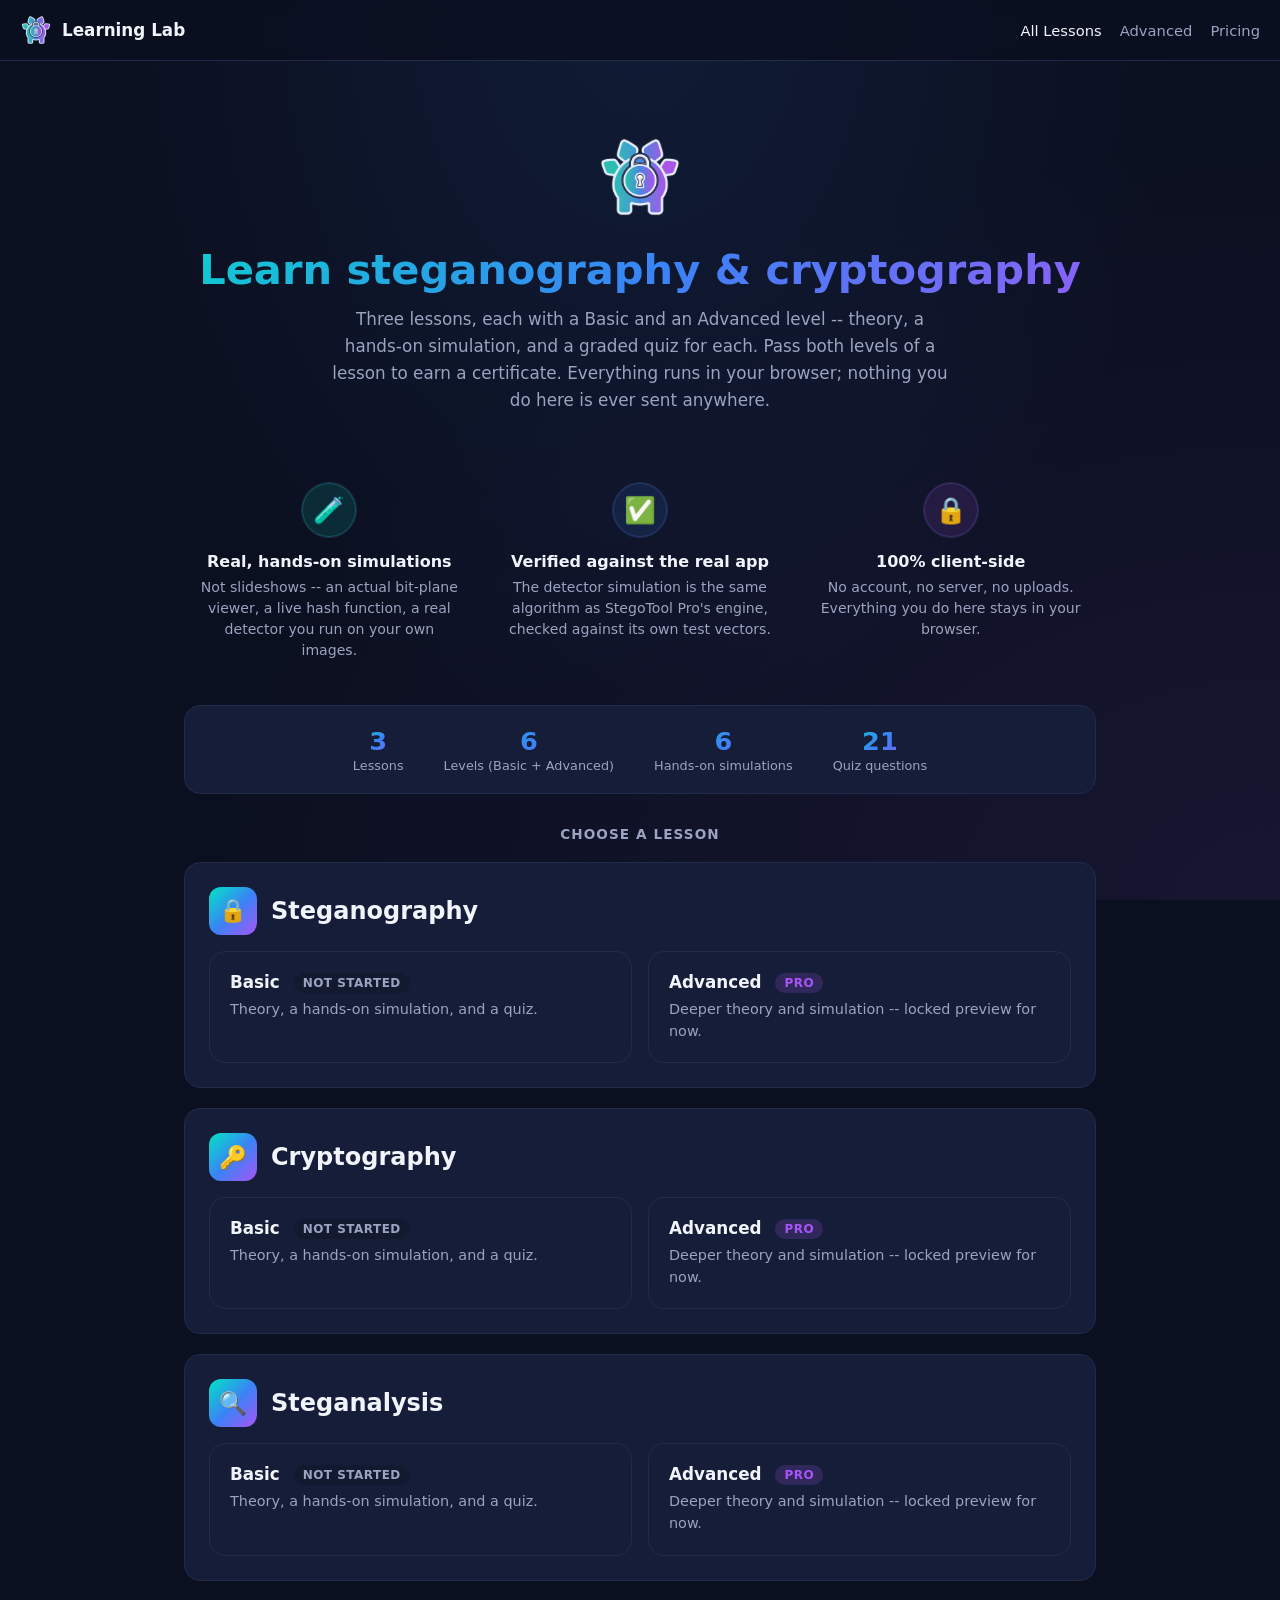
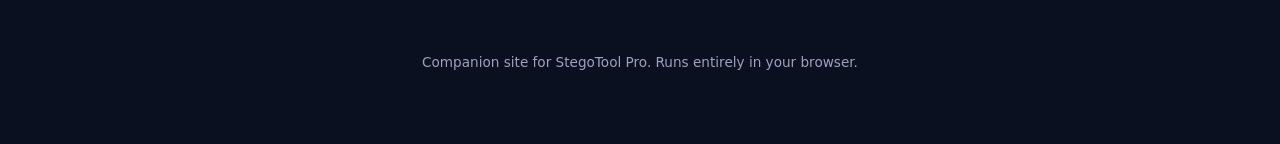
<file: index.html>
<!DOCTYPE html>
<html lang="en">
<head>
<meta charset="UTF-8">
<meta name="viewport" content="width=device-width, initial-scale=1.0">
<meta http-equiv="Cache-Control" content="no-cache, no-store, must-revalidate">
<title>StegoTool Pro Learning Lab</title>
<link rel="stylesheet" href="styles.css?v=3">
</head>
<body>

<nav class="site-nav">
  <a href="index.html" class="brand"><img src="assets/logo.png" alt=""> Learning Lab</a>
  <ul class="nav-links">
    <li><a href="index.html" class="active">All Lessons</a></li>
    <li><a href="advanced.html">Advanced</a></li>
    <li><a href="pricing.html">Pricing</a></li>
  </ul>
</nav>

<section class="hero">
  <img class="logo" src="assets/logo.png" alt="StegoTool Pro">
  <h1>Learn steganography &amp; cryptography</h1>
  <p>
    Three lessons, each with a Basic and an Advanced level -- theory, a hands-on
    simulation, and a graded quiz for each. Pass both levels of a lesson to earn a
    certificate. Everything runs in your browser; nothing you do here is ever sent
    anywhere.
  </p>
</section>

<div class="container">
  <div class="feature-row">
    <div class="feature-item">
      <div class="feature-icon tone-teal">🧪</div>
      <h3>Real, hands-on simulations</h3>
      <p>Not slideshows -- an actual bit-plane viewer, a live hash function, a real detector you run on your own images.</p>
    </div>
    <div class="feature-item">
      <div class="feature-icon tone-blue">✅</div>
      <h3>Verified against the real app</h3>
      <p>The detector simulation is the same algorithm as StegoTool Pro's engine, checked against its own test vectors.</p>
    </div>
    <div class="feature-item">
      <div class="feature-icon tone-purple">🔒</div>
      <h3>100% client-side</h3>
      <p>No account, no server, no uploads. Everything you do here stays in your browser.</p>
    </div>
  </div>

  <div id="stats-bar" class="stats-bar"></div>

  <p class="section-heading">Choose a lesson</p>
  <div id="lessons-list"></div>
</div>

<footer>
  <p>Companion site for StegoTool Pro. Runs entirely in your browser.</p>
</footer>

<script src="js/lessons-data.js?v=2"></script>
<script src="js/progress.js?v=2"></script>
<script>
  const listEl = document.getElementById("lessons-list");

  // Real numbers computed from the actual content -- not fabricated stats.
  (function renderStats() {
    const lessonIds = Object.keys(LESSONS);
    let totalQuestions = 0, totalSimulations = 0;
    lessonIds.forEach((id) => {
      totalQuestions += LESSONS[id].basic.quiz.length + LESSONS[id].advanced.quiz.length;
      totalSimulations += 2; // one per level
    });
    const stats = [
      [lessonIds.length, "Lessons"],
      [lessonIds.length * 2, "Levels (Basic + Advanced)"],
      [totalSimulations, "Hands-on simulations"],
      [totalQuestions, "Quiz questions"]
    ];
    document.getElementById("stats-bar").innerHTML = stats.map(([value, label]) => `
      <div><div class="stat-value">${value}</div><div class="stat-label">${label}</div></div>
    `).join("");
  })();

  function levelStatusBadge(lessonId, level) {
    const result = getLevelResult(lessonId, level);
    if (!result) return `<span class="badge" style="background: var(--bg-elevated); color: var(--text-muted);">Not started</span>`;
    if (result.passed) return `<span class="badge badge-free">Passed (${Math.round(result.percent * 100)}%)</span>`;
    return `<span class="badge" style="background: rgba(251,191,36,0.15); color: var(--warning);">Attempted (${Math.round(result.percent * 100)}%)</span>`;
  }

  Object.entries(LESSONS).forEach(([id, lesson]) => {
    const complete = isLessonComplete(id);
    const card = document.createElement("div");
    card.className = "card";
    card.innerHTML = `
      <div style="display:flex; align-items:center; gap: 14px; margin-bottom: 16px;">
        <div class="lesson-icon-badge">${lesson.icon}</div>
        <h2 style="margin: 0;">${lesson.title}</h2>
        ${complete ? `<span class="badge badge-free">🎓 Certified</span>` : ""}
      </div>
      <div class="card-grid grid-2">
        <a class="tile" href="lesson.html?lesson=${id}&level=basic">
          <h3>Basic ${levelStatusBadge(id, "basic")}</h3>
          <p>Theory, a hands-on simulation, and a quiz.</p>
        </a>
        <a class="tile" href="lesson.html?lesson=${id}&level=advanced">
          <h3>Advanced <span class="badge badge-pro">Pro</span></h3>
          <p>Deeper theory and simulation -- locked preview for now.</p>
        </a>
      </div>
      ${complete ? `<p style="margin-top:12px;"><a class="btn btn-outline" href="certificate.html?lesson=${id}">🎓 View your certificate</a></p>` : ""}
    `;
    listEl.appendChild(card);
  });
</script>
</body>
</html>
</file>
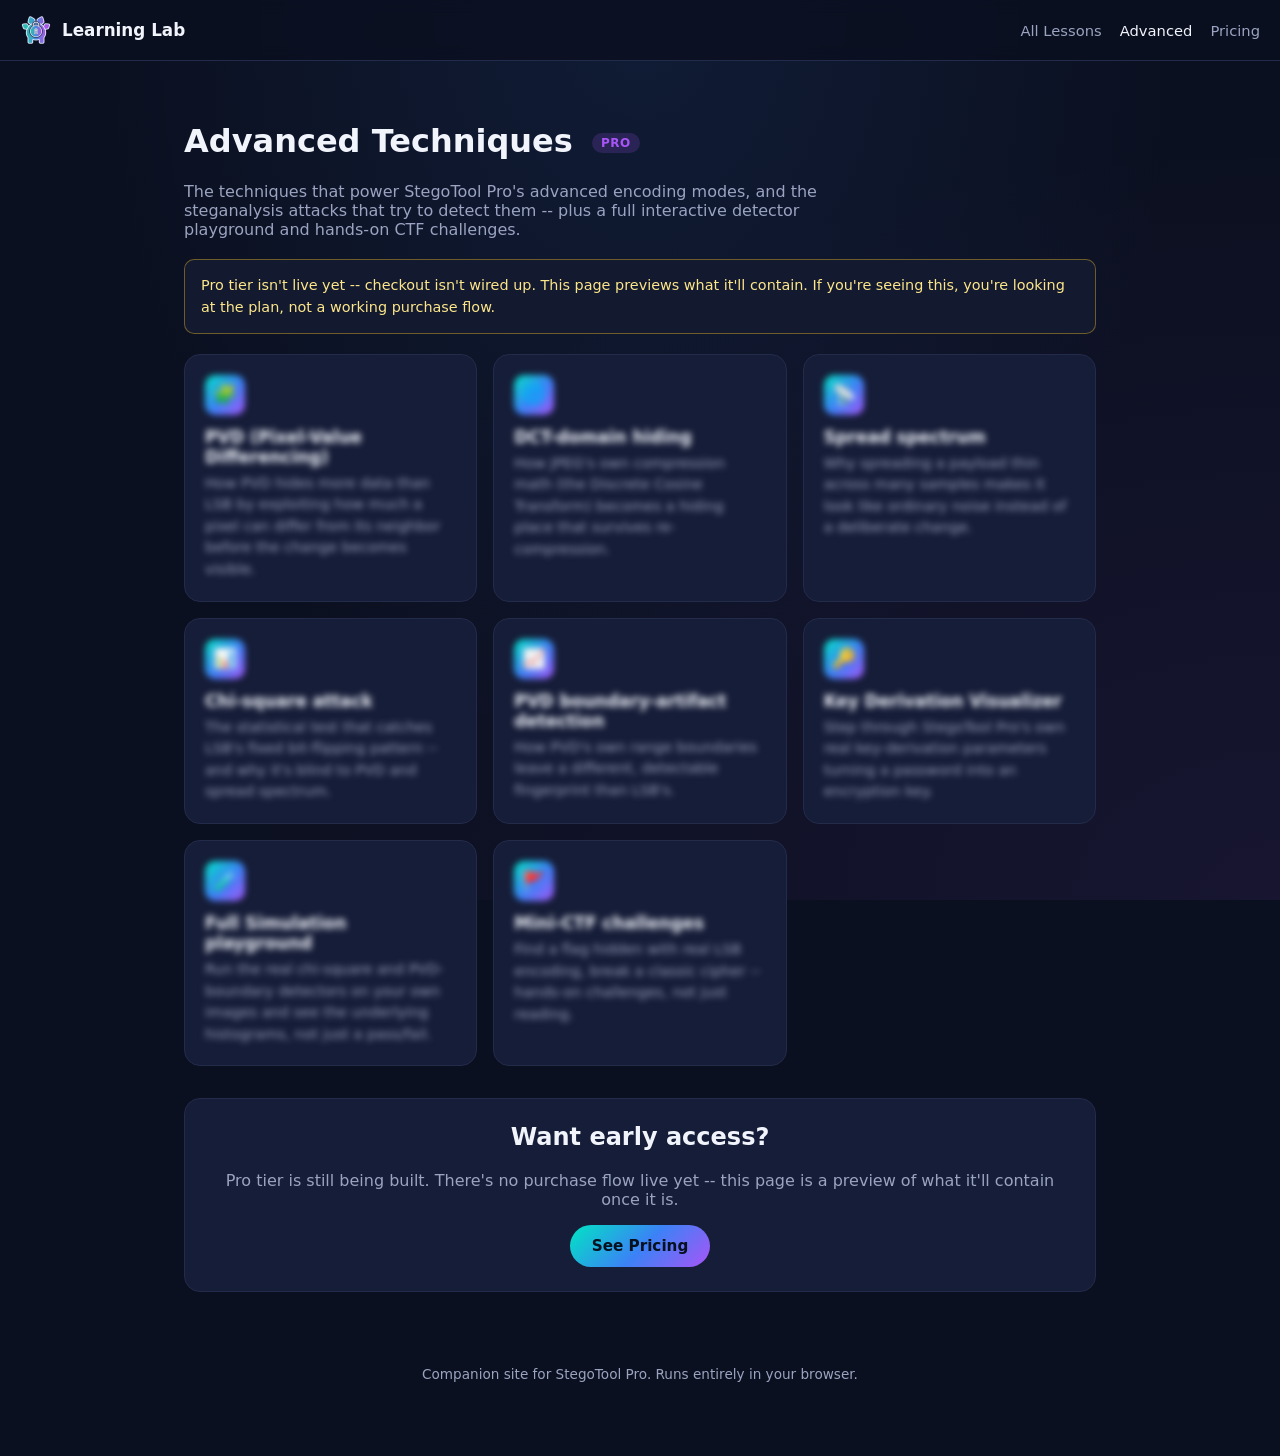
<file: advanced.html>
<!DOCTYPE html>
<html lang="en">
<head>
<meta charset="UTF-8">
<meta name="viewport" content="width=device-width, initial-scale=1.0">
<meta http-equiv="Cache-Control" content="no-cache, no-store, must-revalidate">
<title>Advanced — StegoTool Pro Learning Lab</title>
<link rel="stylesheet" href="styles.css?v=3">
</head>
<body>

<nav class="site-nav">
  <a href="index.html" class="brand"><img src="assets/logo.png" alt=""> Learning Lab</a>
  <ul class="nav-links">
    <li><a href="index.html">All Lessons</a></li>
    <li><a href="advanced.html" class="active">Advanced</a></li>
    <li><a href="pricing.html">Pricing</a></li>
  </ul>
</nav>

<div class="container" style="padding-top: 40px;">
  <h1>Advanced Techniques <span class="badge badge-pro">Pro</span></h1>
  <p style="color: var(--text-muted); max-width: 640px;">
    The techniques that power StegoTool Pro's advanced encoding modes, and the
    steganalysis attacks that try to detect them -- plus a full interactive detector
    playground and hands-on CTF challenges.
  </p>

  <div class="note note-warning" style="margin: 20px 0;">
    Pro tier isn't live yet -- checkout isn't wired up. This page previews what it'll
    contain. If you're seeing this, you're looking at the plan, not a working purchase
    flow.
  </div>

  <div class="card-grid">
    <div class="tile lock-overlay-wrap">
      <div class="locked">
        <div class="icon">🧩</div>
        <h3>PVD (Pixel-Value Differencing)</h3>
        <p>How PVD hides more data than LSB by exploiting how much a pixel can differ
          from its neighbor before the change becomes visible.</p>
      </div>
    </div>

    <div class="tile lock-overlay-wrap">
      <div class="locked">
        <div class="icon">🌐</div>
        <h3>DCT-domain hiding</h3>
        <p>How JPEG's own compression math (the Discrete Cosine Transform) becomes a
          hiding place that survives re-compression.</p>
      </div>
    </div>

    <div class="tile lock-overlay-wrap">
      <div class="locked">
        <div class="icon">📡</div>
        <h3>Spread spectrum</h3>
        <p>Why spreading a payload thin across many samples makes it look like ordinary
          noise instead of a deliberate change.</p>
      </div>
    </div>

    <div class="tile lock-overlay-wrap">
      <div class="locked">
        <div class="icon">📊</div>
        <h3>Chi-square attack</h3>
        <p>The statistical test that catches LSB's fixed bit-flipping pattern -- and
          why it's blind to PVD and spread spectrum.</p>
      </div>
    </div>

    <div class="tile lock-overlay-wrap">
      <div class="locked">
        <div class="icon">📈</div>
        <h3>PVD boundary-artifact detection</h3>
        <p>How PVD's own range boundaries leave a different, detectable fingerprint
          than LSB's.</p>
      </div>
    </div>

    <div class="tile lock-overlay-wrap">
      <div class="locked">
        <div class="icon">🔑</div>
        <h3>Key Derivation Visualizer</h3>
        <p>Step through StegoTool Pro's own real key-derivation parameters turning a
          password into an encryption key.</p>
      </div>
    </div>

    <div class="tile lock-overlay-wrap">
      <div class="locked">
        <div class="icon">🧪</div>
        <h3>Full Simulation playground</h3>
        <p>Run the real chi-square and PVD-boundary detectors on your own images and
          see the underlying histograms, not just a pass/fail.</p>
      </div>
    </div>

    <div class="tile lock-overlay-wrap">
      <div class="locked">
        <div class="icon">🚩</div>
        <h3>Mini-CTF challenges</h3>
        <p>Find a flag hidden with real LSB encoding, break a classic cipher -- hands-on
          challenges, not just reading.</p>
      </div>
    </div>
  </div>

  <div class="card" style="margin-top: 32px; text-align: center;">
    <h2>Want early access?</h2>
    <p style="color: var(--text-muted);">
      Pro tier is still being built. There's no purchase flow live yet -- this page is a
      preview of what it'll contain once it is.
    </p>
    <a class="btn btn-primary" href="pricing.html">See Pricing</a>
  </div>

</div>

<footer>
  <p>Companion site for StegoTool Pro. Runs entirely in your browser.</p>
</footer>

</body>
</html>
</file>
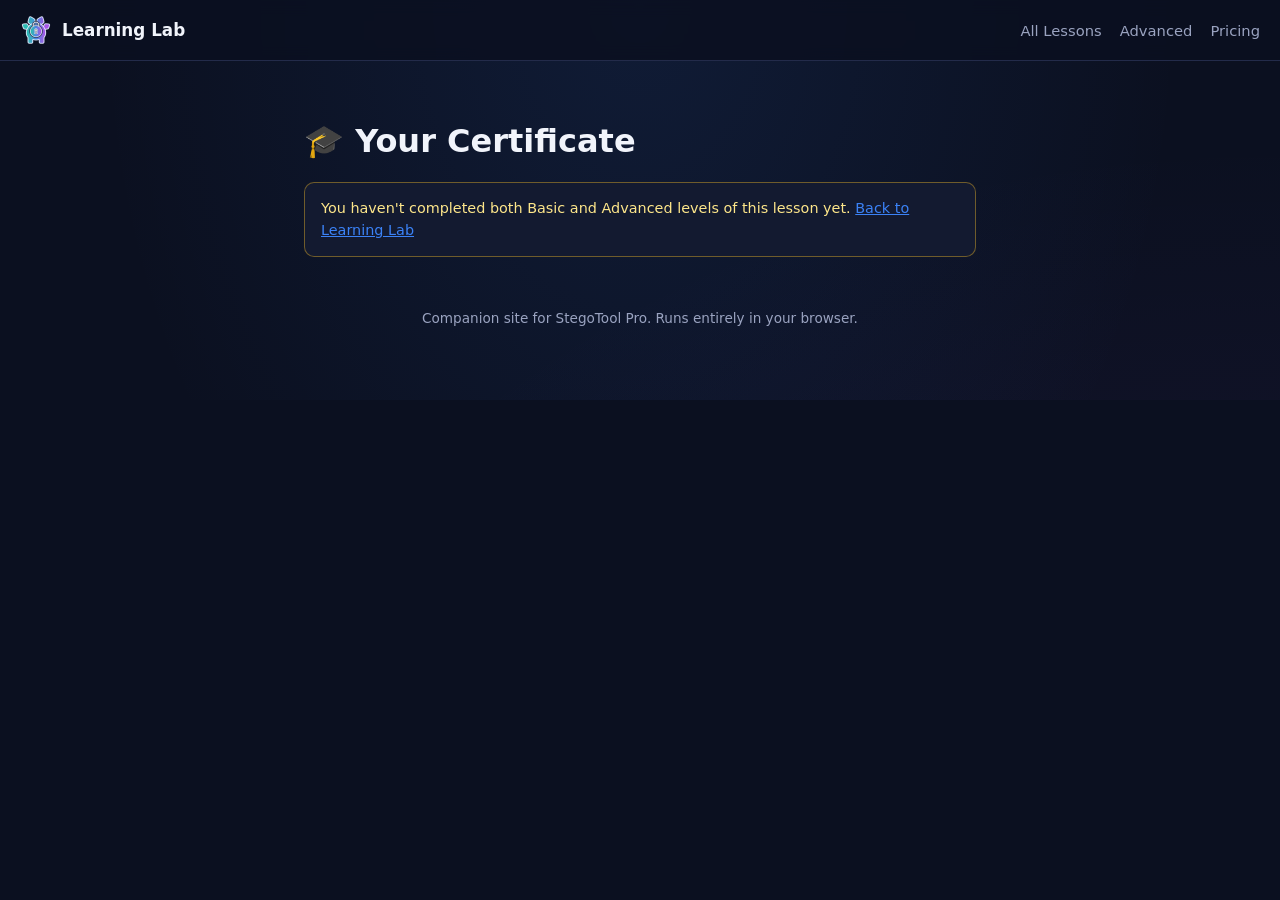
<file: certificate.html>
<!DOCTYPE html>
<html lang="en">
<head>
<meta charset="UTF-8">
<meta name="viewport" content="width=device-width, initial-scale=1.0">
<meta http-equiv="Cache-Control" content="no-cache, no-store, must-revalidate">
<title>Certificate — StegoTool Pro Learning Lab</title>
<link rel="stylesheet" href="styles.css?v=3">
</head>
<body>

<nav class="site-nav">
  <a href="index.html" class="brand"><img src="assets/logo.png" alt=""> Learning Lab</a>
  <ul class="nav-links">
    <li><a href="index.html">All Lessons</a></li>
    <li><a href="advanced.html">Advanced</a></li>
    <li><a href="pricing.html">Pricing</a></li>
  </ul>
</nav>

<div class="container" style="padding-top: 40px; max-width: 720px;">
  <h1>🎓 Your Certificate</h1>
  <div id="cert-gate"></div>

  <div id="cert-content" style="display:none;">
    <div class="card">
      <label>Name on certificate: <input type="text" id="cert-name" value="A Learner" style="width:100%; margin-top: 8px;"></label>
    </div>
    <canvas id="cert-canvas" style="width:100%; border-radius: var(--radius); margin: 16px 0;"></canvas>
    <button class="btn btn-primary" id="cert-download">Download Certificate (PNG)</button>
  </div>
</div>

<footer>
  <p>Companion site for StegoTool Pro. Runs entirely in your browser.</p>
</footer>

<script src="js/lessons-data.js?v=2"></script>
<script src="js/progress.js?v=2"></script>
<script src="js/certificate.js?v=2"></script>
<script>
  const params = new URLSearchParams(window.location.search);
  const lessonId = params.get("lesson");
  const lesson = LESSONS[lessonId];
  const gate = document.getElementById("cert-gate");
  const content = document.getElementById("cert-content");

  if (!lesson || !isLessonComplete(lessonId)) {
    gate.innerHTML = `<div class="note note-warning">
      You haven't completed both Basic and Advanced levels of this lesson yet.
      <a href="index.html">Back to Learning Lab</a>
    </div>`;
  } else {
    content.style.display = "block";
    const canvas = document.getElementById("cert-canvas");
    const nameInput = document.getElementById("cert-name");

    function redraw() {
      renderCertificate(canvas, { name: nameInput.value, lessonTitle: lesson.title });
    }
    nameInput.addEventListener("input", redraw);
    redraw();

    document.getElementById("cert-download").addEventListener("click", () => {
      downloadCertificate(canvas, `stegotool-pro-${lessonId}-certificate.png`);
    });
  }
</script>
</body>
</html>
</file>
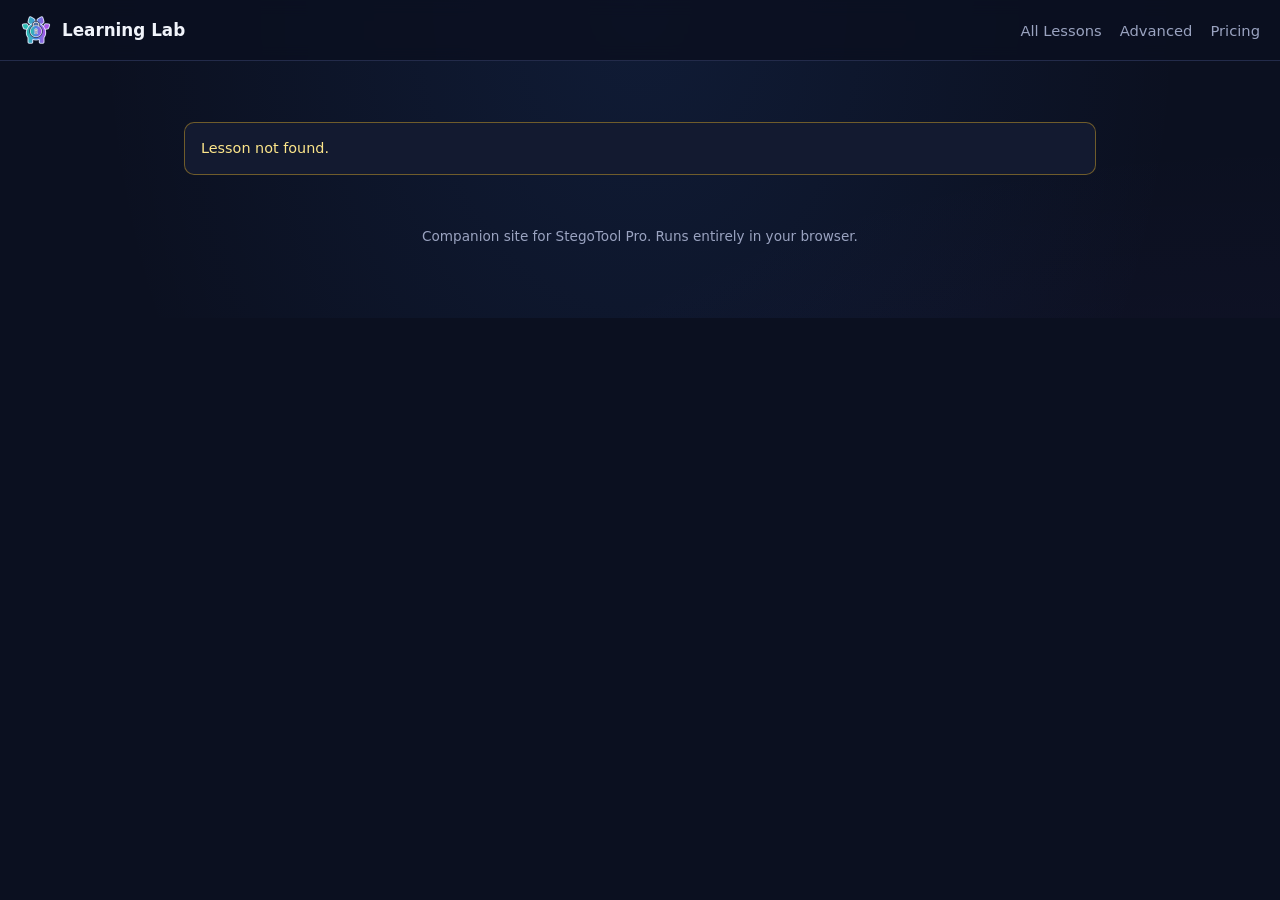
<file: lesson.html>
<!DOCTYPE html>
<html lang="en">
<head>
<meta charset="UTF-8">
<meta name="viewport" content="width=device-width, initial-scale=1.0">
<meta http-equiv="Cache-Control" content="no-cache, no-store, must-revalidate">
<title>Lesson — StegoTool Pro Learning Lab</title>
<link rel="stylesheet" href="styles.css?v=3">
</head>
<body>

<nav class="site-nav">
  <a href="index.html" class="brand"><img src="assets/logo.png" alt=""> Learning Lab</a>
  <ul class="nav-links">
    <li><a href="index.html">All Lessons</a></li>
    <li><a href="advanced.html">Advanced</a></li>
    <li><a href="pricing.html">Pricing</a></li>
  </ul>
</nav>

<div class="container" style="padding-top: 40px;">
  <p id="lesson-eyebrow" style="color: var(--text-muted); font-weight: 600; text-transform: uppercase; font-size: 0.85rem; letter-spacing: 0.04em;"></p>
  <h1 id="lesson-title-badge" style="margin-top: 4px;"><span id="lesson-badge"></span></h1>

  <div id="lesson-root"></div>
</div>

<footer>
  <p>Companion site for StegoTool Pro. Runs entirely in your browser.</p>
</footer>

<script src="js/lessons-data.js?v=2"></script>
<script src="js/progress.js?v=2"></script>
<script src="js/pro-status.js?v=2"></script>
<script src="js/diagrams.js?v=2"></script>
<script src="js/steganalysis-math.js?v=2"></script>
<script src="js/simulations/bitplane.js?v=2"></script>
<script src="js/simulations/ctf.js?v=2"></script>
<script src="js/simulations/hash-demo.js?v=2"></script>
<script src="js/simulations/kdf-visualizer.js?v=2"></script>
<script src="js/simulations/compare.js?v=2"></script>
<script src="js/simulations/detector.js?v=2"></script>
<script src="js/lesson.js?v=2"></script>
</body>
</html>
</file>
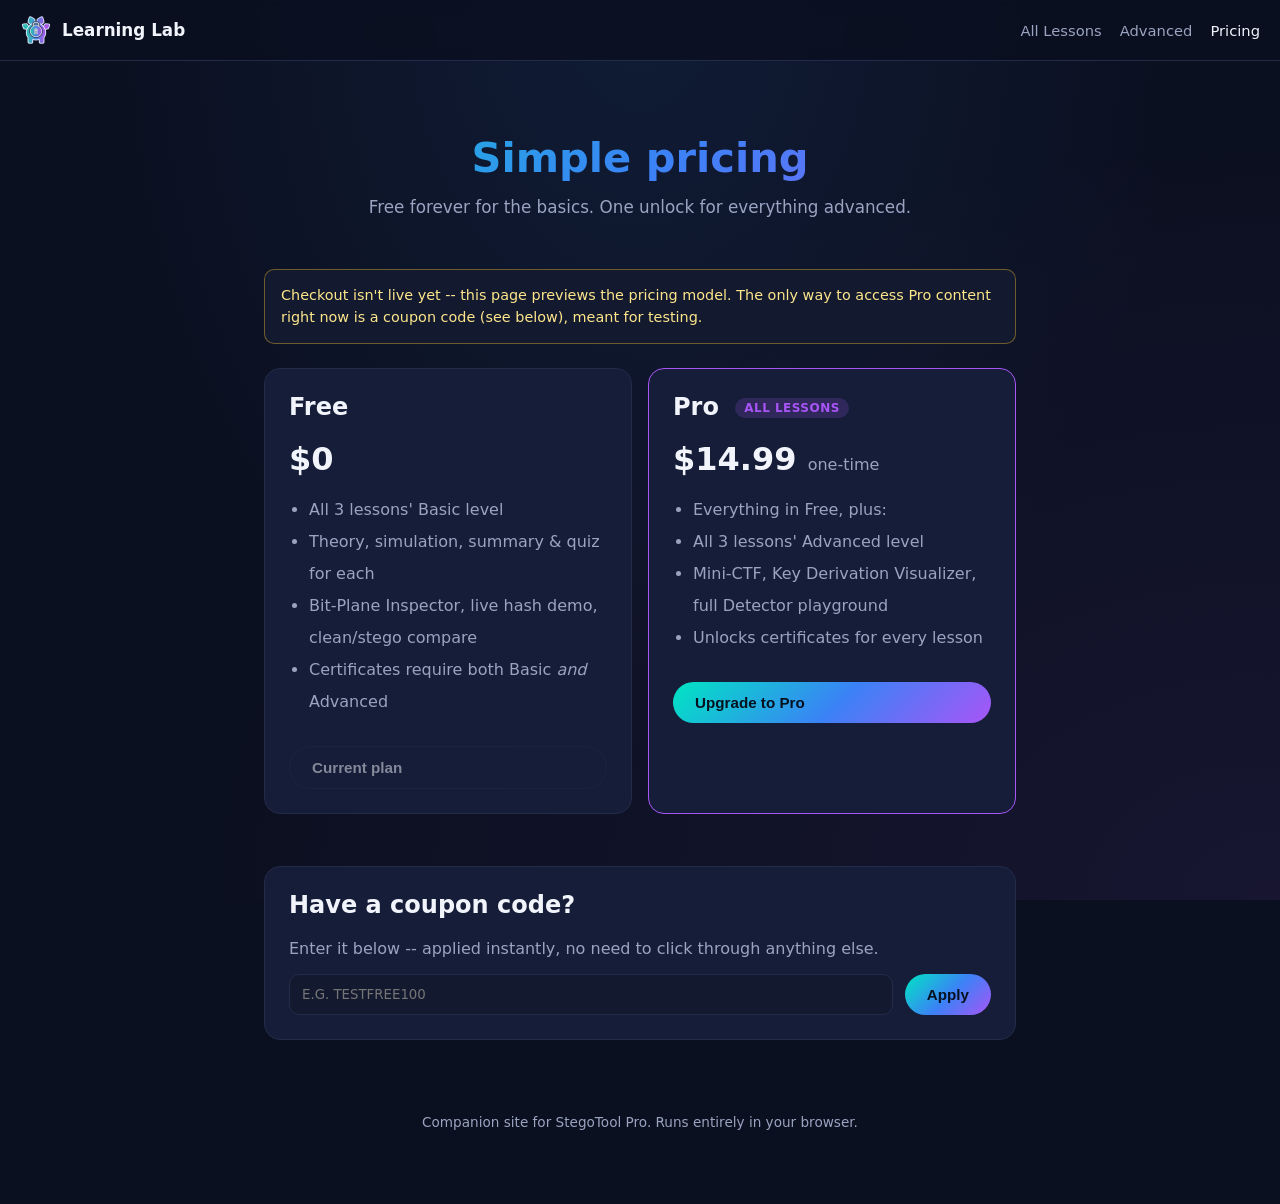
<file: pricing.html>
<!DOCTYPE html>
<html lang="en">
<head>
<meta charset="UTF-8">
<meta name="viewport" content="width=device-width, initial-scale=1.0">
<meta http-equiv="Cache-Control" content="no-cache, no-store, must-revalidate">
<title>Pricing — StegoTool Pro Learning Lab</title>
<link rel="stylesheet" href="styles.css?v=3">
</head>
<body>

<nav class="site-nav">
  <a href="index.html" class="brand"><img src="assets/logo.png" alt=""> Learning Lab</a>
  <ul class="nav-links">
    <li><a href="index.html">All Lessons</a></li>
    <li><a href="advanced.html">Advanced</a></li>
    <li><a href="pricing.html" class="active">Pricing</a></li>
  </ul>
</nav>

<section class="hero">
  <h1>Simple pricing</h1>
  <p>Free forever for the basics. One unlock for everything advanced.</p>
</section>

<div class="container" style="max-width: 800px;">

  <div class="note note-warning" style="margin-bottom: 24px;">
    Checkout isn't live yet -- this page previews the pricing model. The only way to
    access Pro content right now is a coupon code (see below), meant for testing.
  </div>

  <div class="card-grid grid-2" style="margin-bottom: 32px;">
    <div class="card">
      <h2>Free</h2>
      <p style="font-size: 2rem; font-weight: 700; margin: 8px 0;">$0</p>
      <ul style="color: var(--text-muted); line-height: 2; padding-left: 20px;">
        <li>All 3 lessons' Basic level</li>
        <li>Theory, simulation, summary &amp; quiz for each</li>
        <li>Bit-Plane Inspector, live hash demo, clean/stego compare</li>
        <li>Certificates require both Basic <em>and</em> Advanced</li>
      </ul>
      <button class="btn btn-outline" style="width:100%; margin-top: 12px;" disabled>Current plan</button>
    </div>

    <div class="card" style="border-color: var(--purple);">
      <h2>Pro <span class="badge badge-pro">All lessons</span></h2>
      <p style="font-size: 2rem; font-weight: 700; margin: 8px 0;" id="pro-price">$14.99 <span style="font-size: 1rem; font-weight: 400; color: var(--text-muted);">one-time</span></p>
      <ul style="color: var(--text-muted); line-height: 2; padding-left: 20px;">
        <li>Everything in Free, plus:</li>
        <li>All 3 lessons' Advanced level</li>
        <li>Mini-CTF, Key Derivation Visualizer, full Detector playground</li>
        <li>Unlocks certificates for every lesson</li>
      </ul>
      <button class="btn btn-primary" style="width:100%; margin-top: 12px;" id="upgrade-btn">Upgrade to Pro</button>
    </div>
  </div>

  <div class="card" id="coupon-card">
    <h2>Have a coupon code?</h2>
    <p style="color: var(--text-muted);">Enter it below -- applied instantly, no need to click through anything else.</p>
    <div style="display:flex; gap: 12px; flex-wrap: wrap; margin-top: 12px;">
      <input type="text" id="coupon-input" placeholder="e.g. TESTFREE100" style="flex:1; min-width:200px; text-transform: uppercase;">
      <button class="btn btn-primary" id="coupon-apply-btn">Apply</button>
    </div>
    <div id="coupon-feedback" style="margin-top: 12px; display:none;"></div>
  </div>

  <div class="card" id="pro-status-card" style="display:none; text-align:center;">
    <h2>✅ Pro is unlocked in this browser</h2>
    <p style="color: var(--text-muted);">All Advanced lessons are now fully accessible.</p>
    <a class="btn btn-primary" href="index.html">Go to Lessons</a>
  </div>

</div>

<footer>
  <p>Companion site for StegoTool Pro. Runs entirely in your browser.</p>
</footer>

<script src="js/pro-status.js?v=2"></script>
<script src="js/coupons.js?v=2"></script>
<script>
  const couponInput = document.getElementById("coupon-input");
  const applyBtn = document.getElementById("coupon-apply-btn");
  const feedback = document.getElementById("coupon-feedback");
  const upgradeBtn = document.getElementById("upgrade-btn");
  const couponCard = document.getElementById("coupon-card");
  const proStatusCard = document.getElementById("pro-status-card");

  function refreshProState() {
    if (isProUnlocked()) {
      proStatusCard.style.display = "block";
      couponCard.style.display = "none";
      upgradeBtn.textContent = "Already unlocked";
      upgradeBtn.disabled = true;
    }
  }
  refreshProState();

  function showFeedback(ok, message) {
    feedback.style.display = "block";
    feedback.className = ok ? "note" : "note note-warning";
    feedback.textContent = message;
  }

  applyBtn.addEventListener("click", () => {
    const result = applyCoupon(couponInput.value);
    showFeedback(result.ok, result.message);
    if (result.ok && result.fullyUnlocked) refreshProState();
  });

  couponInput.addEventListener("keydown", (e) => {
    if (e.key === "Enter") applyBtn.click();
  });

  upgradeBtn.addEventListener("click", () => {
    couponCard.scrollIntoView({ behavior: "smooth", block: "center" });
    couponInput.focus();
  });
</script>
</body>
</html>
</file>
<file: styles.css>
:root {
  color-scheme: dark;
  --bg: #0b1020;
  --bg-elevated: #131a30;
  --card: #161d38;
  --card-border: #232b4a;
  --text: #f1f4fb;
  --text-muted: #9aa3c0;
  --teal: #00e5c3;
  --blue: #3b82f6;
  --purple: #a855f7;
  --gradient: linear-gradient(135deg, var(--teal), var(--blue) 52%, var(--purple));
  --success: #34d399;
  --warning: #fbbf24;
  --danger: #f87171;
  --radius: 16px;
  --radius-sm: 10px;
  --max-width: 960px;
}

* { box-sizing: border-box; }

html, body {
  margin: 0;
  padding: 0;
  background: var(--bg);
  color: var(--text);
  font-family: "Segoe UI", system-ui, -apple-system, Roboto, sans-serif;
  scroll-behavior: smooth;
  -webkit-text-size-adjust: 100%;
  text-size-adjust: 100%;
}

body { overflow-wrap: break-word; }

body {
  background-image:
    radial-gradient(ellipse at top, rgba(59, 130, 246, 0.10), transparent 60%),
    radial-gradient(ellipse at bottom right, rgba(168, 85, 247, 0.08), transparent 60%);
  background-attachment: fixed;
}

a { color: var(--blue); }
a:hover { color: var(--teal); }

.container {
  max-width: var(--max-width);
  margin: 0 auto;
  padding: 0 24px;
}

/* ---- Nav ---- */
nav.site-nav {
  display: flex;
  align-items: center;
  justify-content: space-between;
  flex-wrap: wrap;
  gap: 10px 16px;
  padding: 14px 20px;
  border-bottom: 1px solid var(--card-border);
  backdrop-filter: blur(8px);
  position: sticky;
  top: 0;
  background: rgba(11, 16, 32, 0.85);
  z-index: 10;
}

.brand {
  display: flex;
  align-items: center;
  gap: 10px;
  text-decoration: none;
  color: var(--text);
  font-weight: 700;
  font-size: 1.05rem;
}

.brand img { width: 32px; height: 32px; }

.nav-links {
  display: flex;
  flex-wrap: wrap;
  gap: 8px 18px;
  list-style: none;
  margin: 0;
  padding: 0;
}

.nav-links a {
  color: var(--text-muted);
  text-decoration: none;
  font-size: 0.92rem;
  font-weight: 500;
  white-space: nowrap;
}

.nav-links a:hover, .nav-links a.active { color: var(--text); }

@media (max-width: 640px) {
  nav.site-nav { justify-content: center; text-align: center; }
  .nav-links { justify-content: center; width: 100%; gap: 6px 14px; }
  .nav-links a { font-size: 0.85rem; }
  .brand { font-size: 1rem; }
}

/* ---- Hero ---- */
.hero {
  text-align: center;
  padding: 72px 24px 48px;
}

.hero img.logo { width: 88px; height: 88px; margin-bottom: 20px; }

.hero h1 {
  font-size: clamp(1.8rem, 4vw, 2.6rem);
  margin: 0 0 12px;
  background: var(--gradient);
  -webkit-background-clip: text;
  background-clip: text;
  color: transparent;
}

.hero p {
  color: var(--text-muted);
  font-size: 1.05rem;
  max-width: 620px;
  margin: 0 auto;
  line-height: 1.6;
}

/* ---- Feature row + stats bar ---- */
.feature-row {
  display: grid;
  grid-template-columns: repeat(auto-fit, minmax(220px, 1fr));
  gap: 20px;
  margin: 8px 0 32px;
}
.feature-item { text-align: center; padding: 12px; }
.feature-icon {
  width: 56px; height: 56px;
  margin: 0 auto 14px;
  border-radius: 50%;
  display: flex; align-items: center; justify-content: center;
  font-size: 1.6rem;
  border: 1px solid var(--card-border);
}
.feature-icon.tone-teal { background: rgba(0, 229, 195, 0.12); box-shadow: 0 0 0 1px rgba(0,229,195,0.25) inset; }
.feature-icon.tone-blue { background: rgba(59, 130, 246, 0.12); box-shadow: 0 0 0 1px rgba(59,130,246,0.25) inset; }
.feature-icon.tone-purple { background: rgba(168, 85, 247, 0.12); box-shadow: 0 0 0 1px rgba(168,85,247,0.25) inset; }

.section-heading {
  text-align: center;
  font-size: 0.85rem;
  font-weight: 700;
  letter-spacing: 0.08em;
  text-transform: uppercase;
  color: var(--text-muted);
  margin: 8px 0 20px;
}

.lesson-icon-badge {
  width: 48px; height: 48px;
  border-radius: 12px;
  background: var(--gradient);
  display: flex; align-items: center; justify-content: center;
  font-size: 1.4rem;
  flex-shrink: 0;
}
.feature-item h3 { margin: 0 0 6px; font-size: 1rem; }
.feature-item p { margin: 0; color: var(--text-muted); font-size: 0.88rem; line-height: 1.5; }

.stats-bar {
  display: flex;
  justify-content: center;
  gap: 40px;
  flex-wrap: wrap;
  padding: 20px 24px;
  border-radius: var(--radius);
  background: var(--card);
  border: 1px solid var(--card-border);
  margin-bottom: 32px;
  text-align: center;
}
.stats-bar .stat-value {
  font-size: 1.6rem;
  font-weight: 700;
  background: var(--gradient);
  -webkit-background-clip: text;
  background-clip: text;
  color: transparent;
}
.stats-bar .stat-label { color: var(--text-muted); font-size: 0.8rem; margin-top: 2px; }

/* ---- Cards / Sections ---- */
.card {
  background: var(--card);
  border: 1px solid var(--card-border);
  border-radius: var(--radius);
  padding: 24px;
  margin-bottom: 20px;
}

.card h2 { margin-top: 0; }
.card h3 { color: var(--text); }

.card-grid {
  display: grid;
  grid-template-columns: repeat(auto-fit, minmax(240px, 1fr));
  gap: 16px;
}

/* Fixed two-column grid (Basic/Advanced tiles, Free/Pro plans). Collapses to
   one column on phones -- see the mobile block at the end of this file. */
.card-grid.grid-2 { grid-template-columns: 1fr 1fr; }

.tile {
  background: var(--card);
  border: 1px solid var(--card-border);
  border-radius: var(--radius);
  padding: 20px;
  text-decoration: none;
  color: var(--text);
  display: block;
  transition: border-color 0.15s ease, transform 0.15s ease;
}

.tile:hover { border-color: var(--blue); transform: translateY(-2px); }

.tile .icon {
  width: 40px;
  height: 40px;
  border-radius: var(--radius-sm);
  background: var(--gradient);
  display: flex;
  align-items: center;
  justify-content: center;
  font-size: 1.2rem;
  margin-bottom: 12px;
}

.tile h3 { margin: 0 0 6px; font-size: 1.05rem; }
.tile p { margin: 0; color: var(--text-muted); font-size: 0.9rem; line-height: 1.5; }

.badge {
  display: inline-block;
  font-size: 0.75rem;
  font-weight: 700;
  letter-spacing: 0.04em;
  text-transform: uppercase;
  padding: 3px 9px;
  border-radius: 999px;
  margin-left: 8px;
  vertical-align: middle;
}

.badge-free { background: rgba(52, 211, 153, 0.15); color: var(--success); }
.badge-pro { background: rgba(168, 85, 247, 0.18); color: var(--purple); }

/* ---- Buttons ---- */
.btn {
  display: inline-flex;
  align-items: center;
  gap: 8px;
  padding: 12px 22px;
  border-radius: 999px;
  font-weight: 600;
  font-size: 0.95rem;
  text-decoration: none;
  border: none;
  cursor: pointer;
}

.btn-primary {
  background: var(--gradient);
  color: #06111f;
}

.btn-outline {
  background: transparent;
  border: 1px solid var(--card-border);
  color: var(--text);
}

.btn-outline:hover { border-color: var(--blue); }
.btn:disabled { opacity: 0.5; cursor: not-allowed; }

/* ---- Locked / Pro content ---- */
.locked {
  position: relative;
  filter: blur(3px);
  pointer-events: none;
  user-select: none;
}

.lock-overlay {
  position: absolute;
  inset: 0;
  display: flex;
  flex-direction: column;
  align-items: center;
  justify-content: center;
  gap: 12px;
  text-align: center;
  padding: 24px;
}

.lock-overlay-wrap { position: relative; }

/* ---- Quiz ---- */
.quiz-option {
  display: block;
  width: 100%;
  text-align: left;
  padding: 14px 16px;
  margin-bottom: 8px;
  border-radius: var(--radius-sm);
  border: 1px solid var(--card-border);
  background: var(--bg-elevated);
  color: var(--text);
  cursor: pointer;
  font-size: 0.95rem;
}

.quiz-option:hover { border-color: var(--blue); }
.quiz-option.correct { border-color: var(--success); background: rgba(52, 211, 153, 0.1); }
.quiz-option.incorrect { border-color: var(--danger); background: rgba(248, 113, 113, 0.1); }

.note {
  border-radius: var(--radius-sm);
  padding: 14px 16px;
  font-size: 0.9rem;
  line-height: 1.55;
  background: var(--bg-elevated);
  border: 1px solid var(--card-border);
  color: var(--text-muted);
}

.note-warning { border-color: rgba(251, 191, 36, 0.4); color: #fde68a; }

footer {
  text-align: center;
  padding: 40px 24px 60px;
  color: var(--text-muted);
  font-size: 0.85rem;
}

footer a { color: var(--text-muted); }

/* ---- Theory diagrams ---- */
.diagram {
  width: 100%;
  max-width: 480px;
  display: block;
  margin: 16px auto;
  background: var(--bg-elevated);
  border: 1px solid var(--card-border);
  border-radius: var(--radius-sm);
  padding: 8px;
}
.d-label { fill: var(--text); font-size: 13px; font-weight: 600; }
.d-hint { fill: var(--text-muted); font-size: 11px; }
.d-hint-strong { fill: var(--teal); font-size: 12px; font-weight: 600; }
.d-bit { fill: var(--text); font-size: 16px; font-weight: 700; font-family: monospace; }

/* ---- Simulations (shared across lesson pages) ---- */
.drop-zone {
  border: 2px dashed var(--card-border);
  border-radius: var(--radius);
  padding: 40px 24px;
  text-align: center;
  cursor: pointer;
  color: var(--text-muted);
}
.drop-zone.dragover { border-color: var(--blue); color: var(--text); }

.canvas-row {
  display: flex;
  gap: 20px;
  flex-wrap: wrap;
  justify-content: center;
  margin-top: 16px;
}
.canvas-col { text-align: center; }
.canvas-col canvas, .canvas-col img {
  max-width: 100%;
  border-radius: var(--radius-sm);
  border: 1px solid var(--card-border);
  background: #000;
}
.canvas-col p { color: var(--text-muted); font-size: 0.85rem; margin: 8px 0 0; }

.controls { display: flex; gap: 20px; align-items: center; flex-wrap: wrap; margin: 12px 0; }
.sim-hint { color: var(--text-muted); font-size: 0.9rem; line-height: 1.5; }

select, input[type="range"], input[type="text"], textarea {
  accent-color: var(--blue);
  background: var(--bg-elevated);
  color: var(--text);
  border: 1px solid var(--card-border);
  border-radius: var(--radius-sm);
  padding: 8px 12px;
  font-family: inherit;
}

code, pre {
  background: var(--bg-elevated);
  border-radius: 6px;
  padding: 2px 6px;
  font-size: 0.88em;
}

pre { padding: 14px; overflow-x: auto; }

/* ---- Mobile ---- */
/* Everything below only changes layout/sizing on narrow screens; the desktop
   look above is untouched. */
@media (max-width: 640px) {
  /* The two-row nav was sticky and ate ~90px of every phone screen. */
  nav.site-nav { position: static; padding: 10px 12px; }
  .nav-links { gap: 0 4px; }
  .brand { min-height: 44px; }
  /* Comfortable tap targets (the text links were ~18px tall). */
  .nav-links a {
    display: inline-flex;
    align-items: center;
    min-height: 44px;
    padding: 0 10px;
  }

  /* iOS repaints fixed backgrounds on every scroll frame; let it scroll. */
  body { background-attachment: scroll; }

  .container { padding: 0 16px; }
  .hero { padding: 36px 16px 28px; }
  .hero img.logo { width: 72px; height: 72px; margin-bottom: 14px; }
  .hero p { font-size: 1rem; }

  .card { padding: 18px 16px; }
  .tile { padding: 16px; }

  .card-grid.grid-2 { grid-template-columns: 1fr; }

  .stats-bar {
    display: grid;
    grid-template-columns: 1fr 1fr;
    gap: 18px 12px;
    padding: 18px 12px;
  }

  .btn {
    min-height: 44px;
    justify-content: center;
  }

  .quiz-option { padding: 14px; min-height: 48px; }

  .drop-zone { padding: 28px 16px; }

  .controls { gap: 12px; }
  .canvas-row { gap: 14px; }

  /* 16px+ stops iOS Safari zooming the page when a field is focused, and the
     taller boxes are easier to hit with a thumb. */
  select, input[type="text"], textarea {
    font-size: 16px;
    min-height: 44px;
  }
  input[type="range"] { min-height: 44px; width: 100%; }
  input[type="checkbox"], input[type="radio"] { width: 22px; height: 22px; flex-shrink: 0; }
  /* The label is the real tap target for a checkbox/radio. */
  label:has(input[type="checkbox"]), label:has(input[type="radio"]) {
    display: inline-flex;
    align-items: center;
    gap: 10px;
    min-height: 44px;
  }
  .note a { display: inline-block; padding: 10px 0; }

  /* Long unbroken strings (hex keys, hashes) must wrap, not widen the page. */
  code, pre, .card p, .card li { overflow-wrap: anywhere; }

  footer { padding: 28px 16px 40px; }
}

@media (max-width: 360px) {
  .nav-links a { padding: 0 8px; }
  .hero h1 { font-size: 1.6rem; }
}
</file>
